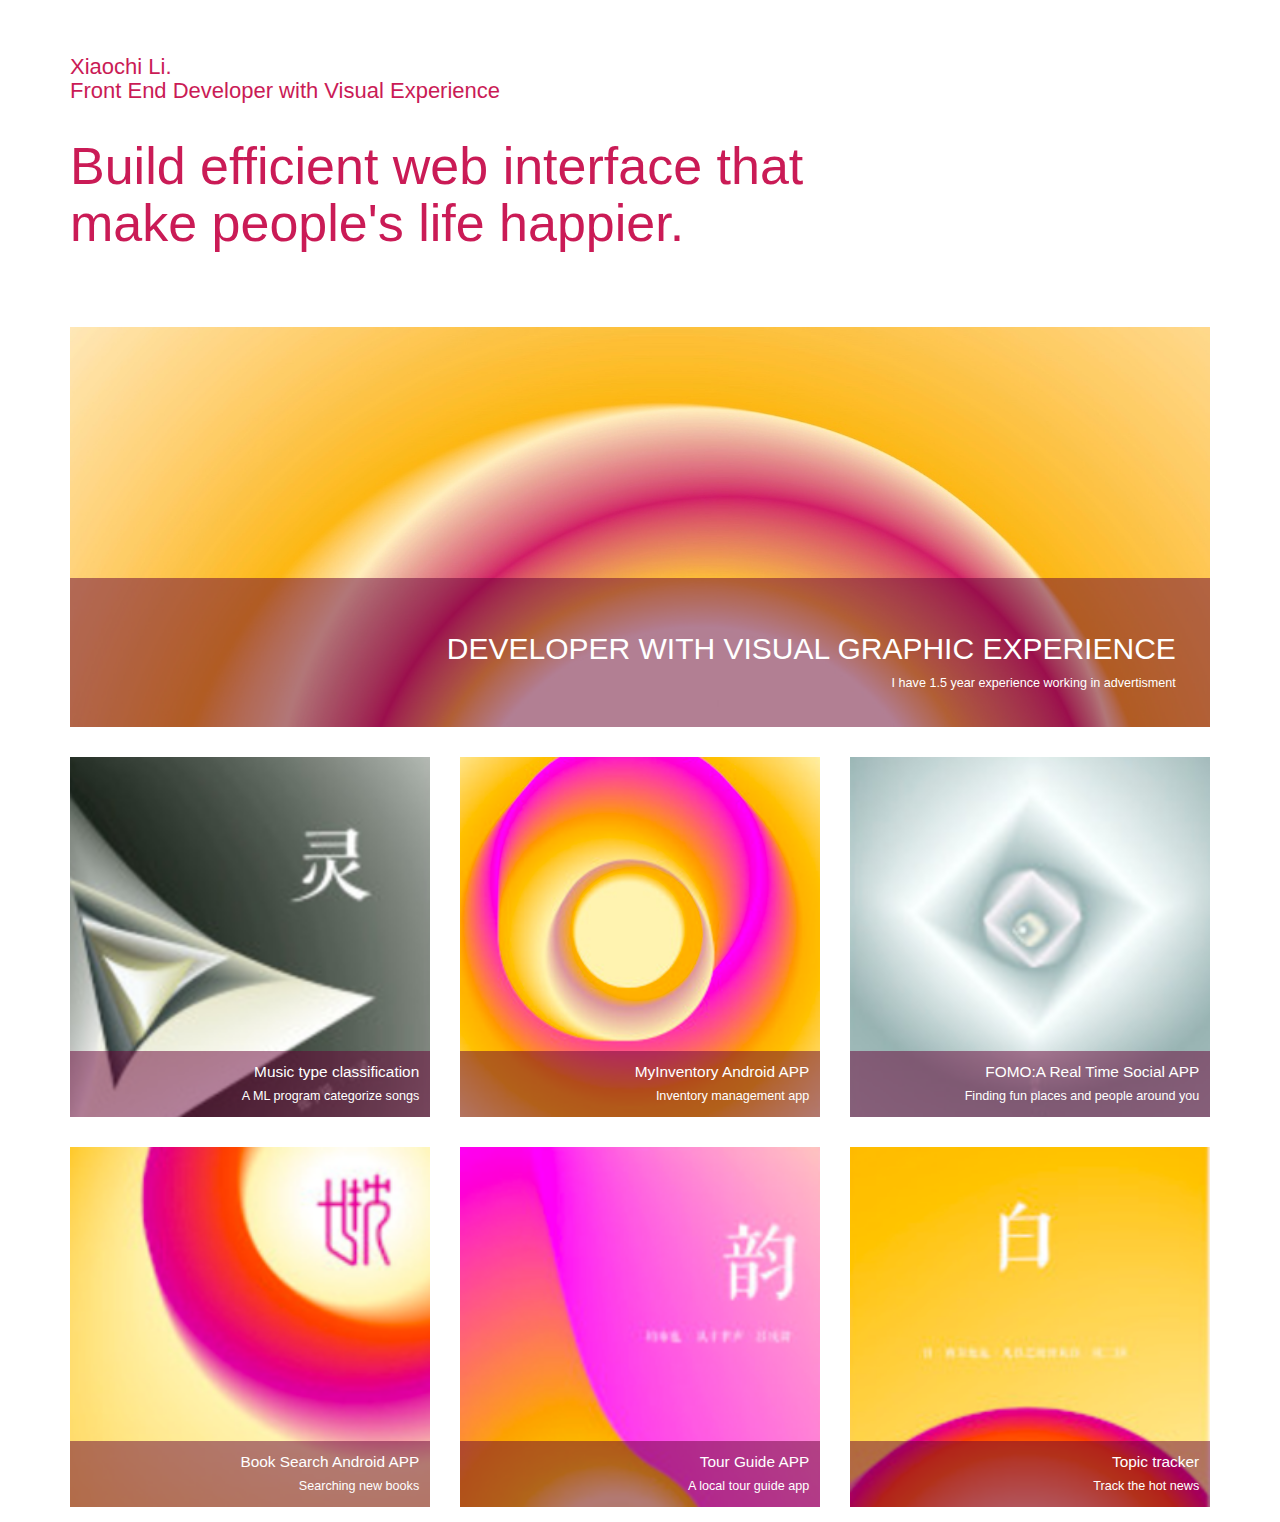
<file: index.html>
<!DOCTYPE html>
<html>

<head>
  <title>Xiaochi Li's Portfolio</title>
  <meta charset="utf-8">
  <meta name="viewport" content="width=device-width, initial-scale=1.0">
  <link rel="stylesheet" type="text/css" href="css/styleSheet.css">
  <link rel="stylesheet" type="text/css" href="css/bootstrap.min.css">
  <link rel="stylesheet" type="text/css" href="node_modules/normalize.css/normalize.css">
  <script type="text/javascript" src="js/jquery-3.2.1.min.js"></script>
  <script type="text/javascript" src="js/js.js"></script>
</head>

<body class="container">
  <header class="row">
    <div class="col-xs-12">
      <h1 class="head-name">Xiaochi Li.
        <br>
        Front End Developer with Visual Experience
      </h1>
    </div>

    <div class="col-xs-12">
      <h2 class="head-intro">Build efficient web interface that make people's life happier.</h2>
    </div>
    <!-- <div class="col-xs-12 col-md-6">
      <P class="skills">Android development</P>
      <P class="skills">Fullstack web develepment</P>
      <P class="skills">Machine learning</P>
    </div> -->
  </header>

  <div class="row">
    <div class=" col-xs-12  ">
      <div class="project">
        <div class="main">
          <img src="img/main_figure.jpg" alt="main_project">
        </div>
        <div class="info">
          <h2 id="mainImgH">DEVELOPER WITH VISUAL GRAPHIC EXPERIENCE</h2>
          <p class="imageP">I have 1.5 year experience working in advertisment</p>
        </div>
      </div>

    </div>

    <section class=" col-xs-12 col-sm-6 col-md-4 col-lg-4 ">
      <div class="project">
        <img src="img/work1.png " alt="music type classification ">
        <div class="info ">
          <a href="https://github.com/Xiaochi-Li/Music_type_classification ">Music type classification</a>
          <p class="imageP ">A ML program categorize songs</p>
        </div>
      </div>
    </section>

    <!-- Add the extra clearfix for only the required viewport -->
    <!-- <div class="clearfix visible-xs-block"></div> -->

    <section class="col-xs-12 col-sm-6 col-md-4 col-lg-4 ">
      <div class="project">
        <img src="img/work2.png " alt="My inventory app ">
        <div class="info ">
          <a href="https://github.com/Xiaochi-Li/MyInventory ">MyInventory Android APP</a>
          <p class="imageP ">Inventory management app</p>
        </div>

    </section>

    <section class=" col-xs-12 col-sm-6 col-md-4 col-lg-4 ">
      <div class="project">
        <img src="img/work3.png " alt="real social app ">
        <div class="info ">
          <a href=" ">FOMO:A Real Time Social APP</a>
          <p class="imageP ">Finding fun places and people around you</p>
        </div>
      </div>

    </section>

    <section class=" col-xs-12 col-sm-6 col-md-4 col-lg-4 ">
      <div class="project">
        <img src="img/work4.png " alt="Book Search app ">
        <div class="info ">
          <a href="https://github.com/Xiaochi-Li/BookSearchApp ">Book Search Android APP</a>
          <p class="imageP ">Searching new books</p>
        </div>
      </div>

    </section>

    <section class=" col-xs-12 col-sm-6 col-md-4 col-lg-4 ">
      <div class="project">
        <img src="img/work5.png " alt="Tour guide app ">
        <div class="info ">
          <a href="https://github.com/Xiaochi-Li/tourguide ">Tour Guide APP</a>
          <p class="imageP ">A local tour guide app</p>
        </div>
      </div>

    </section>

    <section class=" col-xs-12 col-sm-6 col-md-4 col-lg-4 ">
      <div class="project">
        <img src="img/work6.png " alt="Topic tracker ">
        <div class="info ">
          <a href="https://github.com/Xiaochi-Li/TopicTracker ">Topic tracker</a>
          <p class="imageP ">Track the hot news</p>
        </div>
      </div>
    </section>

    </div>


    <!-- <div class="devider "> -->
  </div>

  <footer></footer>
</body>

</html>
</file>
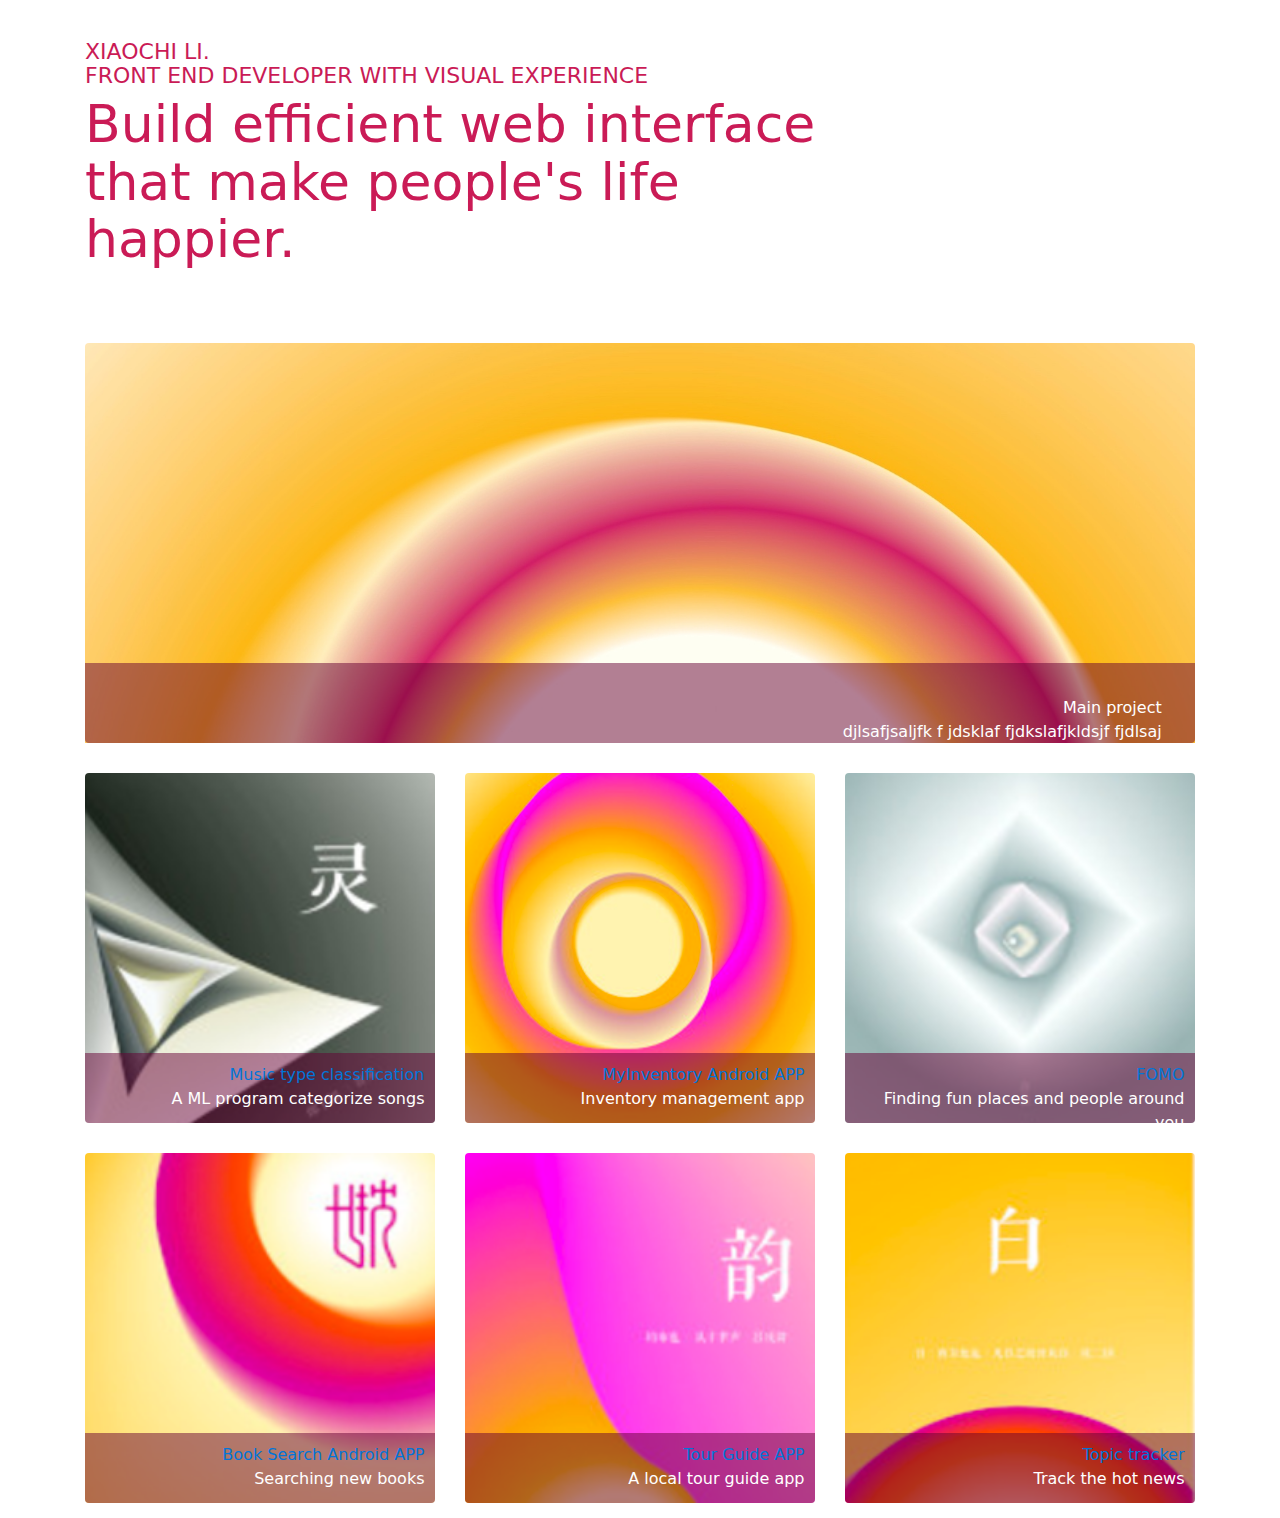
<file: public/index.html>
<!DOCTYPE html>
<html lang="en">

<head>
  <title>Xiaochi Li's Portfolio</title>
  <meta charset="utf-8">
  <meta name="viewport" content="width=device-width, initial-scale=1.0">
  <link rel="stylesheet" type="text/css" href="node_modules/normalize.css/normalize.css">
  <link rel="stylesheet" type="text/css" href="css/bootstrap.min.css">
  <link rel="stylesheet" type="text/css" href="css/styleSheet.css">
  <link href="https://fonts.googleapis.com/css?family=PT+Sans+Narrow" rel="stylesheet">
  <script type="text/javascript" src="js/jquery-3.2.1.min.js"></script>
  <script type="text/javascript" src="js/js.js"></script>
</head>

<body class="container">
  <header class="row">
    <div class="col-xs-12 col-sm-12 col-md-12 col-lg-12">
      <h1 class="head-name text-uppercase text-left">Xiaochi Li.
        <br>
        Front End Developer with Visual Experience
      </h1>
    </div>

    <div class="col-xs-12 col-sm-12 col-md-12 col-lg-12">
      <h2 class="head-intro text-left">Build efficient web interface that make people's life happier.</h2>
    </div>
  </header>

  <div class="row">
    <section class=" col-xs-12 col-sm-12 col-md-12 col-lg-12">
      <div class="project">
        <div class="main">
          <img class="rounded img-fluid project-image" src="img/main_figure.jpg" alt="main_project">
        </div>
        <div class="info rounded-bottom">
          <a class: "project-title">Main project</h2>
          <p class="project-discrip">djlsafjsaljfk f jdsklaf  fjdkslafjkldsjf  fjdlsaj</p>
        </div>
      </div>
    </section>

    <section class=" col-xs-12 col-sm-6 col-md-4 col-lg-4 ">
      <div class="project">
        <img class="rounded img-fluid project-image" src="img/work1.png " alt="music type classification ">
        <div class="info rounded-bottom">
          <a class: "project-title" href="https://github.com/Xiaochi-Li/Music_type_classification ">Music type classification</a>
          <p class="project-discrip">A ML program categorize songs</p>
        </div>
      </div>
    </section>

    <!-- Add the extra clearfix for only the required viewport -->
    <!-- <div class="clearfix visible-xs-block"></div> -->

    <section class="col-xs-12 col-sm-6 col-md-4 col-lg-4 ">
      <div class="project">
        <img class="rounded img-fluid project-image" src="img/work2.png " alt="My inventory app ">
        <div class="info rounded-bottom">
          <a class: "project-title" href="https://github.com/Xiaochi-Li/MyInventory ">MyInventory Android APP</a>
          <p class="project-discrip ">Inventory management app</p>
        </div>
    </section>

    <section class=" col-xs-12 col-sm-6 col-md-4 col-lg-4 ">
      <div class="project">
        <img class="rounded img-fluid project-image" src="img/work3.png " alt="real social app ">
        <div class="info rounded-bottom">
          <a class: "project-title" href=" ">FOMO</a>
          <p class="project-discrip ">Finding fun places and people around you</p>
        </div>
      </div>
    </section>

    <section class=" col-xs-12 col-sm-6 col-md-4 col-lg-4 ">
      <div class="project">
        <img class="rounded img-fluid project-image" src="img/work4.png " alt="Book Search app ">
        <div class="info rounded-bottom">
          <a class: "project-title" href="https://github.com/Xiaochi-Li/BookSearchApp ">Book Search Android APP</a>
          <p class="project-discrip ">Searching new books</p>
        </div>
      </div>
    </section>

    <section class=" col-xs-12 col-sm-6 col-md-4 col-lg-4 ">
      <div class="project">
        <img class="rounded img-fluid project-image" src="img/work5.png " alt="Tour guide app ">
        <div class="info rounded-bottom">
          <a class: "project-title" href="https://github.com/Xiaochi-Li/tourguide ">Tour Guide APP</a>
          <p class="project-discrip ">A local tour guide app</p>
        </div>
      </div>
    </section>

    <section class=" col-xs-12 col-sm-6 col-md-4 col-lg-4 ">
      <div class="project">
        <img class="rounded img-fluid project-image" src="img/work6.png " alt="Topic tracker ">
        <div class="info rounded-bottom">
          <a class: "project-title" href="https://github.com/Xiaochi-Li/TopicTracker ">Topic tracker</a>
          <p class="project-discrip ">Track the hot news</p>
        </div>
      </div>
    </section>
    </div>
    <!-- <div class="devider "> -->
  </div>

  <footer></footer>
</body>

</html>
</file>
<file: css/styleSheet.css>
/*color:
pink:CA1B56
dark red:97536C
purple :D226FD
green yellow:F7FD65
deep yellow:CAB90A
*/


html {
  position:relative;
  box-sizing:content-box;
}

*, *:before, *:after {
  box-sizing: inherit;
}

h1, h2, h3, h4, h5, h6 {
    font-family: 'AG',-apple-system,BlinkMacSystemFont,'helvetica neue',helvetica,ubuntu,roboto,noto,'segoe ui',arial,sans-serif;
  }

body {
  font-family: Tahoma, Geneva, sans-serif;
  color: #2d3c49;
  width: 80%;
  margin-left: auto;
  margin-right: auto;
}

header{
  margin-top:40px;
   color:#CA1B56;
}

.head-name{
  font-size: 18px;
}

.head-intro{
  font-size: 30px;
  margin-bottom: 30px;
}

.main{
  max-height : 400px;
  overflow: hidden;
  position: relative;
}
.main img{
  min-width: 100%;
}

#main-project{
  height: 400px;
}


img {
  width: 100%;
}

.info {
  background-color: rgba(102, 0, 51,0.5);
  color: #fff;
  position: absolute;
  bottom: 0;
  left: 0;
  padding: 3%;
  height:15%;
  width: 100%;
  height: auto;
  vertical-align: bottom;
  text-align: right;
}

#featuredWork {
  margin-top: 10px;
}

.info h2 {
    font-weight: normal;
}

.info a {
  font-size: 1.1em;
}

a:link {
  text-decoration: none;
  cursor: auto;
  color:white;
}

a:visited {
    color: #fff0b3;
}

a:hover {
    color: hotpink;
}

.info p {
  -webkit-margin-before: 5px;
  font-size: 0.9em;
  -webkit-margin-after: 0px;
}

h1 {
  -webkit-margin-before: 0px;
-webkit-margin-after: 0px;
}

.project{
  margin: 15px 0 15px;
  position: relative;
}

.works {
  width: 100%;
  margin-bottom: 5px;
}

.works img {
  width: 100%;
  height: auto;
}


/* Extra small devices (phones, less than 768px) */
/* No media query since this is the default in Bootstrap */

/* Small devices (tablets, 768px and up) */
@media (min-width: 768px) {
  .head-name{
    font-size: 18px;
  }

  .head-intro{
    font-size: 36px;
    max-width: 70%;
    margin-bottom: 60px;
  }
}

/* Medium devices (desktops, 992px and up) */
@media (min-width: 992px) {
  .head-name{
    font-size: 22px;
  }

  .head-intro{
    font-size: 45px;
    max-width: 70%;
    margin-bottom: 60px;
  }
}

/* Large devices (large desktops, 1200px and up) */
@media (min-width: 1200px) {
  .head-name{
    font-size: 22px;
  }

  .head-intro{
    font-size: 52px;
    max-width: 70%;
    margin-bottom: 60px;
  }
}
</file>
<file: public/css/styleSheet.css>
/*color:
pink:CA1B56
dark red:97536C
purple :D226FD
green yellow:F7FD65
deep yellow:CAB90A
*/


html {
  position:relative;
  /*box-sizing:content-box;*/
  font-family: 'PT Sans Narrow', sans-serif;
}

*, *:before, *:after {
  box-sizing: inherit;
}

body {
  color: #2d3c49;
  width: 80%;
  margin-left: auto;
  margin-right: auto;
}

header{
  margin-top:40px;
   color:#CA1B56;
}

.head-name{
  font-size: 18px;
}

.head-intro{
  font-size: 30px;
  margin-bottom: 30px;
}

.main{
  max-height : 400px;
  overflow: hidden;
  position: relative;
}

#main-project{
  height: 400px;
}


img {
  width: 100%;
}

.info {
  background-color: rgba(102, 0, 51,0.5);
  color: #fff;
  position: absolute;
  bottom: 0;
  left: 0;
  padding: 3%;
  height:20%;
  width:100%;
  vertical-align: bottom;
  text-align: right;
}


.project{
  margin: 15px 0 15px;
  position: relative;
}

.project-title{
  text-decoration: none;
  cursor: auto;
  color:white;
}

a:visited {
    color: #fff0b3;
}

a:hover {
    color: hotpink;
}



/* Extra small devices (phones, less than 768px) */
/* No media query since this is the default in Bootstrap */

/* Small devices (tablets, 768px and up) */
@media (min-width: 768px) {
  .head-name{
    font-size: 18px;
  }

  .head-intro{
    font-size: 36px;
    max-width: 70%;
    margin-bottom: 60px;
  }
}

/* Medium devices (desktops, 992px and up) */
@media (min-width: 992px) {
  .head-name{
    font-size: 22px;
  }

  .head-intro{
    font-size: 45px;
    max-width: 70%;
    margin-bottom: 60px;
  }
}

/* Large devices (large desktops, 1200px and up) */
@media (min-width: 1200px) {
  .head-name{
    font-size: 22px;
  }

  .head-intro{
    font-size: 52px;
    max-width: 70%;
    margin-bottom: 60px;
  }
}
</file>
